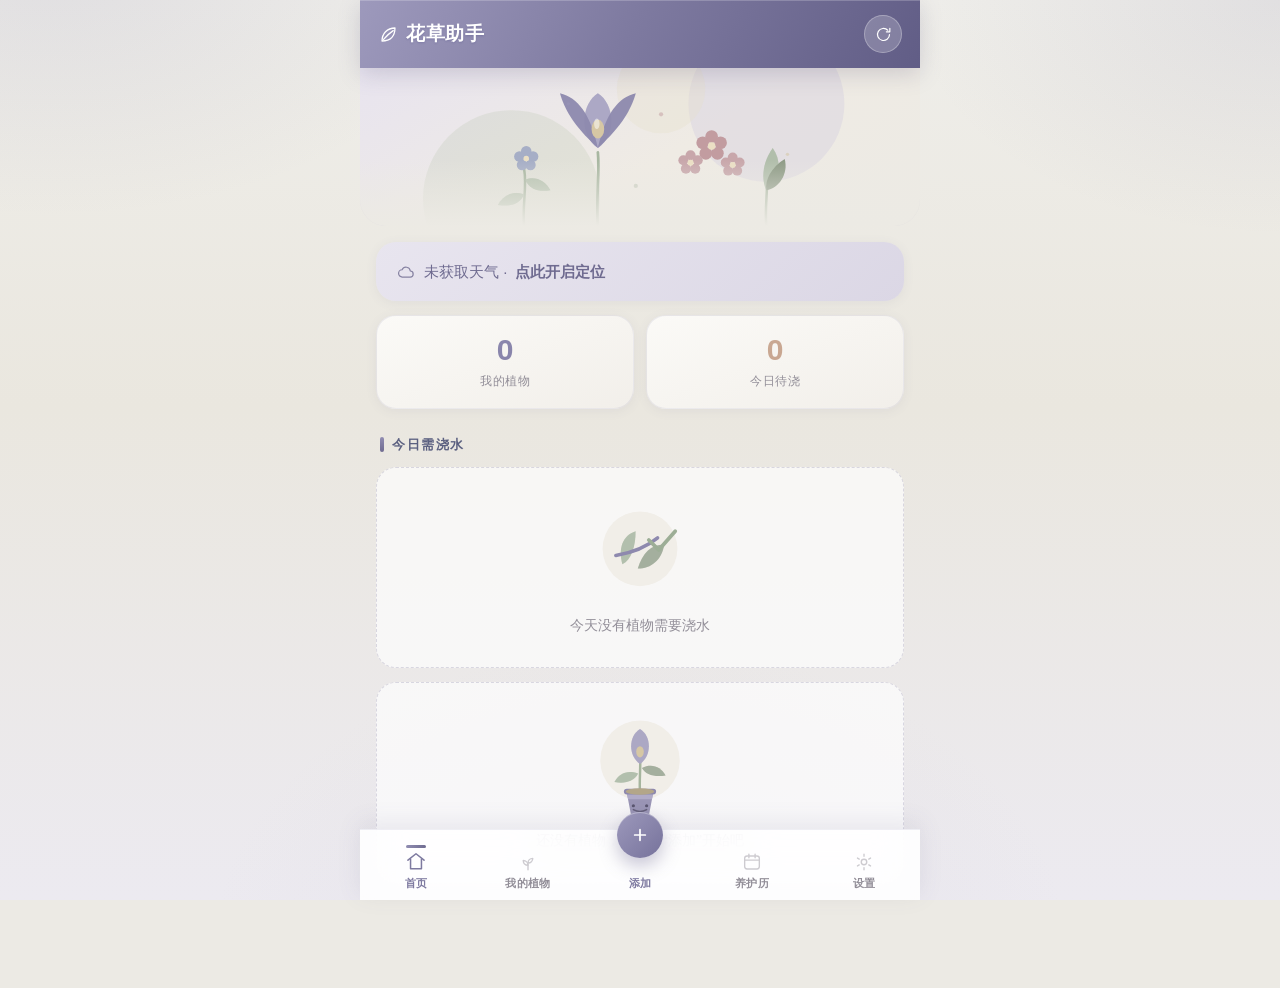
<file: index.html>
<!DOCTYPE html>
<html lang="zh-CN">
<head>
  <meta charset="UTF-8" />
  <meta name="viewport" content="width=device-width, initial-scale=1.0, viewport-fit=cover, maximum-scale=1.0, user-scalable=no" />
  <meta name="theme-color" content="#6a73e8" />
  <meta name="apple-mobile-web-app-capable" content="yes" />
  <meta name="apple-mobile-web-app-status-bar-style" content="black-translucent" />
  <meta name="apple-mobile-web-app-title" content="花草助手" />
  <link rel="manifest" href="manifest.webmanifest" />
  <link rel="apple-touch-icon" href="icon.svg" />
  <link rel="icon" href="icon.svg" type="image/svg+xml" />
  <link rel="stylesheet" href="css/styles.css" />
  <title>花草养护助手</title>
</head>
<body>
  <div id="app">
    <header class="app-bar">
      <div class="app-bar__title">
        <svg class="ic" viewBox="0 0 24 24" fill="none" stroke="currentColor" stroke-width="1.5" stroke-linecap="round" stroke-linejoin="round" aria-hidden="true"><path d="M4.6 19.4C4.6 11 10.4 4.6 19.4 4.6c0 9-5 14.8-14.8 14.8z"/><path d="M6.4 17.6C9.6 13.6 13 10.6 17.4 7.6"/></svg>
        花草助手
      </div>
      <button id="sync-btn" class="app-bar__action" title="刷新天气与提醒" aria-label="刷新天气与提醒">
        <svg class="ic" viewBox="0 0 24 24" fill="none" stroke="currentColor" stroke-width="1.5" stroke-linecap="round" stroke-linejoin="round" aria-hidden="true"><path d="M19.6 12a7.6 7.6 0 1 1-2.2-5.4"/><path d="M20 4.2v4.4h-4.4"/></svg>
      </button>
    </header>
    <main id="view" class="view"></main>
    <nav class="tabbar">
      <button class="tab" data-route="home"><i><svg class="ic" viewBox="0 0 24 24" fill="none" stroke="currentColor" stroke-width="1.5" stroke-linecap="round" stroke-linejoin="round" aria-hidden="true"><path d="M4 11.2L12 4.8l8 6.4"/><path d="M6.6 10v9.6h10.8V10"/></svg></i><span>首页</span></button>
      <button class="tab" data-route="plants"><i><svg class="ic" viewBox="0 0 24 24" fill="none" stroke="currentColor" stroke-width="1.5" stroke-linecap="round" stroke-linejoin="round" aria-hidden="true"><path d="M12 20.4v-6.2"/><path d="M12 15.6c-3 0-5.2-2.2-5.2-5.2 3 0 5.2 2.2 5.2 5.2z"/><path d="M12 13.2c3 0 5.2-2.2 5.2-5.2-3 0-5.2 2.2-5.2 5.2z"/></svg></i><span>我的植物</span></button>
      <button class="tab tab--add" data-route="add"><i><svg class="ic" viewBox="0 0 24 24" fill="none" stroke="currentColor" stroke-width="1.8" stroke-linecap="round" stroke-linejoin="round" aria-hidden="true"><path d="M12 6.2v11.6"/><path d="M6.2 12h11.6"/></svg></i><span>添加</span></button>
      <button class="tab" data-route="calendar"><i><svg class="ic" viewBox="0 0 24 24" fill="none" stroke="currentColor" stroke-width="1.5" stroke-linecap="round" stroke-linejoin="round" aria-hidden="true"><rect x="4" y="5.4" width="16" height="14.2" rx="2.6"/><path d="M4 10h16"/><path d="M8.6 3.4v4"/><path d="M15.4 3.4v4"/></svg></i><span>养护历</span></button>
      <button class="tab" data-route="settings"><i><svg class="ic" viewBox="0 0 24 24" fill="none" stroke="currentColor" stroke-width="1.5" stroke-linecap="round" stroke-linejoin="round" aria-hidden="true"><circle cx="12" cy="12" r="3"/><path d="M12 3.6v2.2M12 18.2v2.2M4.9 7.7l1.9 1.1M17.2 15.2l1.9 1.1M4.9 16.3l1.9-1.1M17.2 8.8l1.9-1.1"/></svg></i><span>设置</span></button>
    </nav>
  </div>
  <div id="toast" class="toast"></div>
  <script type="module" src="js/app.js"></script>
</body>
</html>
</file>
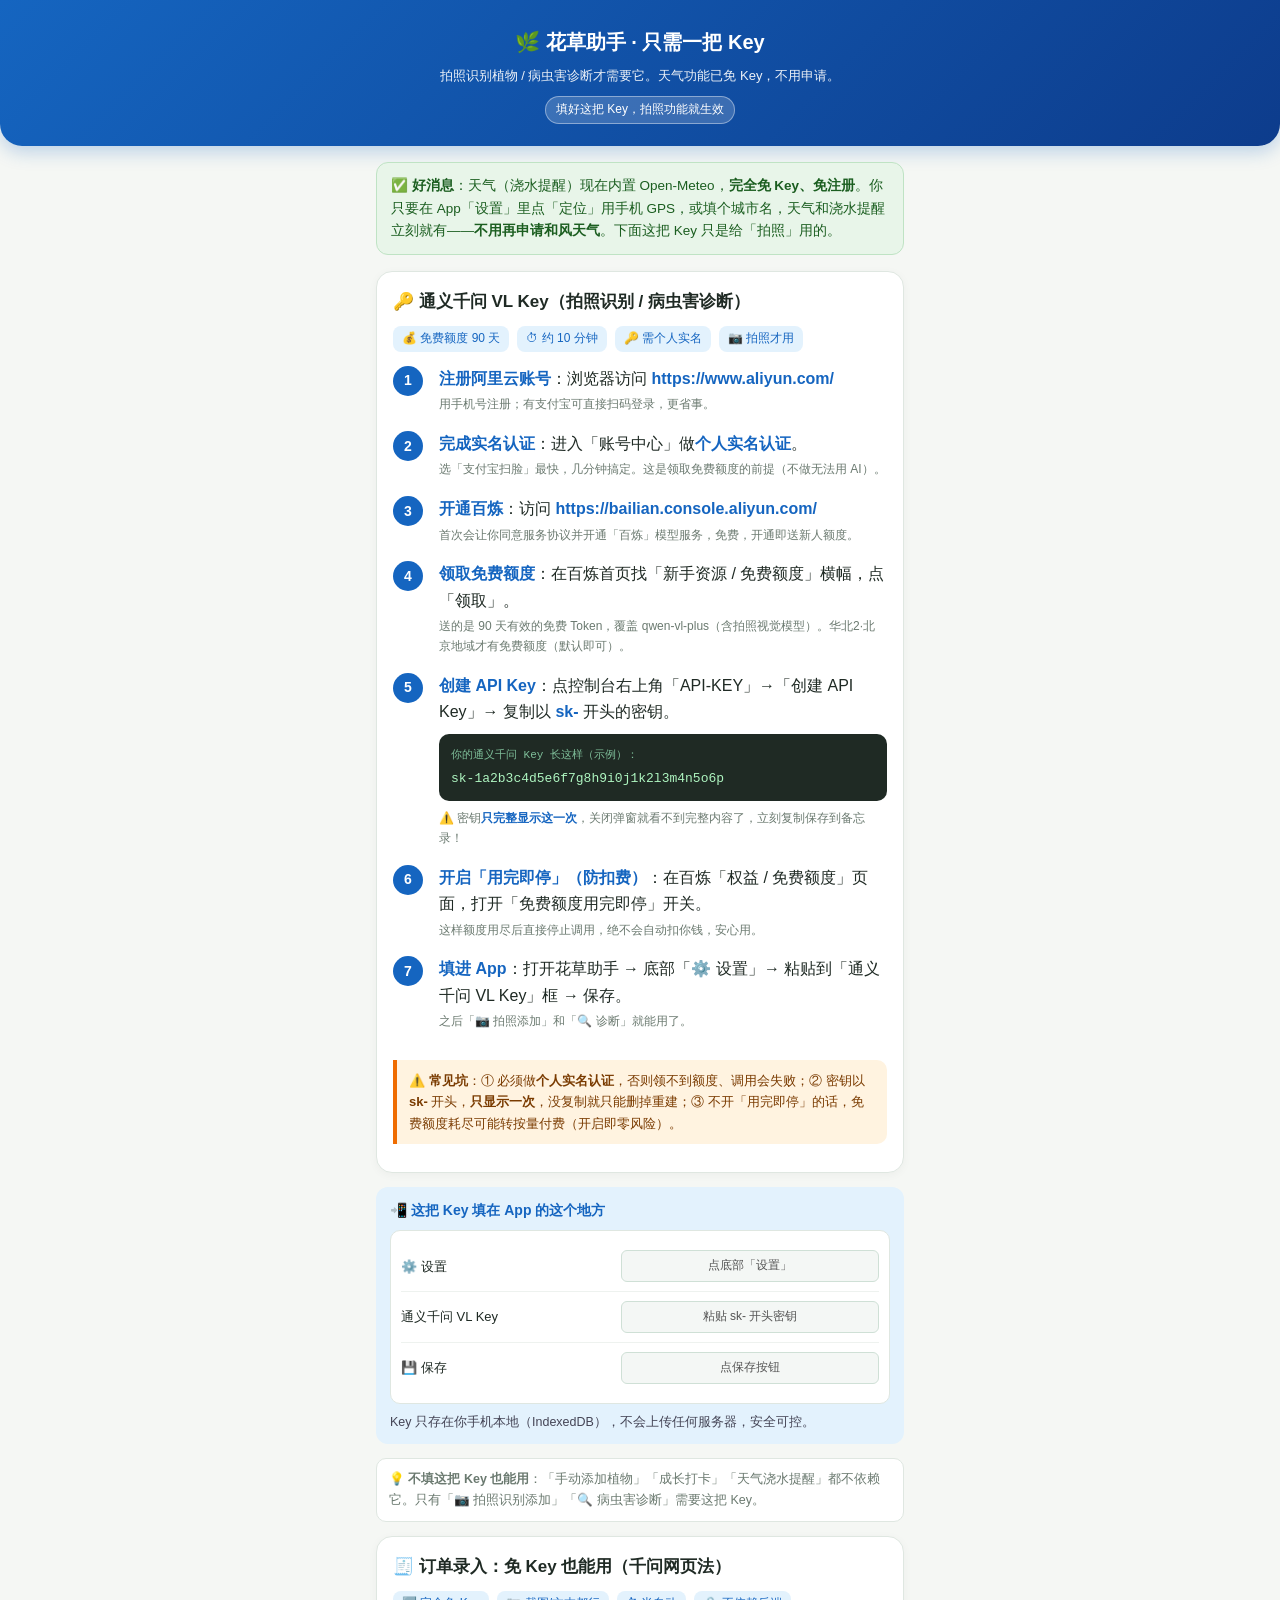
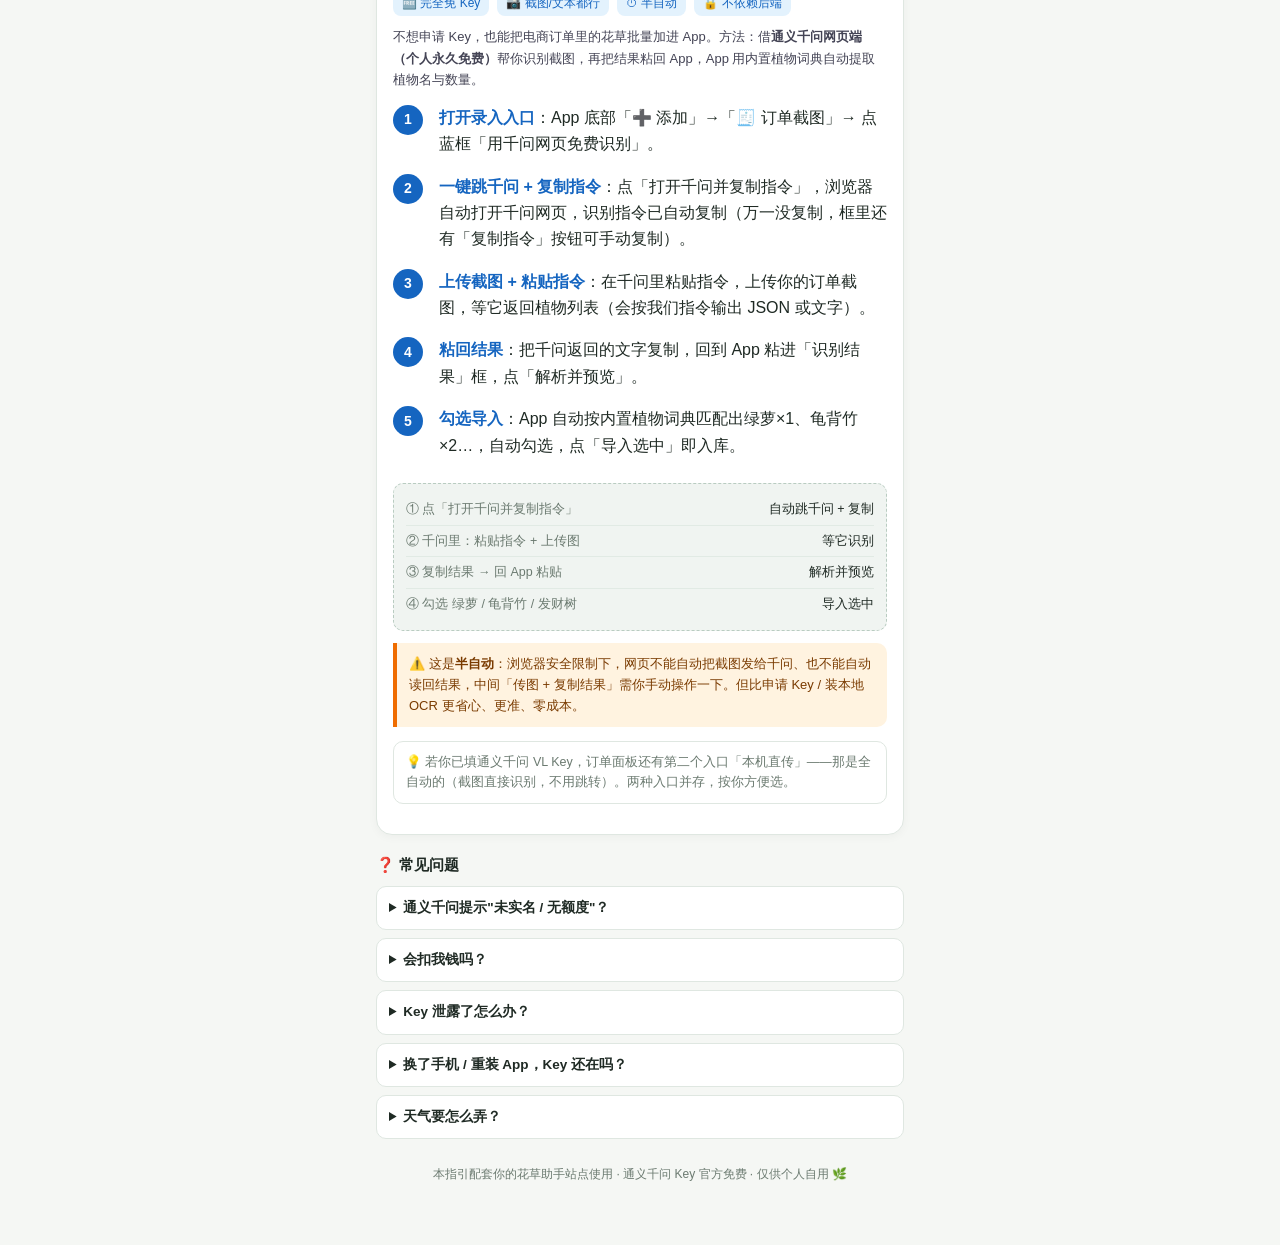
<file: key-guide.html>
<!DOCTYPE html>
<html lang="zh-CN">
<head>
<meta charset="UTF-8" />
<meta name="viewport" content="width=device-width, initial-scale=1.0, viewport-fit=cover" />
<title>花草助手 · 通义千问 Key 申请图文指引</title>
<style>
  :root{
    --green:#2e7d32; --green-l:#e8f5e9; --green-d:#1b5e20;
    --blue:#1565c0; --blue-l:#e3f2fd; --orange:#ef6c00; --orange-l:#fff3e0;
    --ink:#1f2a24; --muted:#6b7a70; --line:#dfe7e1; --bg:#f5f7f4;
  }
  *{box-sizing:border-box;-webkit-tap-highlight-color:transparent}
  body{margin:0;font-family:-apple-system,BlinkMacSystemFont,"PingFang SC","Microsoft YaHei",sans-serif;
    background:var(--bg);color:var(--ink);line-height:1.65;padding:0 0 60px}
  .wrap{max-width:560px;margin:0 auto;padding:0 16px}
  header{background:linear-gradient(135deg,var(--blue),#0d3c8c);color:#fff;
    padding:26px 16px 22px;text-align:center;border-radius:0 0 22px 22px;box-shadow:0 6px 18px rgba(21,101,192,.25)}
  header h1{margin:0 0 6px;font-size:20px}
  header p{margin:0;opacity:.92;font-size:13px}
  .badge{display:inline-block;background:rgba(255,255,255,.18);border:1px solid rgba(255,255,255,.4);
    padding:3px 10px;border-radius:20px;font-size:12px;margin-top:10px}
  .good{background:var(--green-l);border:1px solid #bfe3c4;border-radius:12px;padding:12px 14px;margin:16px 0;font-size:13.5px;color:var(--green-d)}
  .card{background:#fff;border:1px solid var(--line);border-radius:16px;padding:16px;margin:14px 0;
    box-shadow:0 2px 10px rgba(0,0,0,.04)}
  .card h2{margin:0 0 4px;font-size:17px}
  .meta{display:flex;flex-wrap:wrap;gap:8px;margin:10px 0 4px}
  .meta span{font-size:12px;background:var(--blue-l);color:var(--blue);padding:3px 9px;border-radius:8px}
  ol.steps{list-style:none;counter-reset:s;padding:0;margin:14px 0 0}
  ol.steps li{counter-increment:s;position:relative;padding:0 0 16px 46px;min-height:34px}
  ol.steps li::before{content:counter(s);position:absolute;left:0;top:0;width:30px;height:30px;
    background:var(--blue);color:#fff;border-radius:50%;display:flex;align-items:center;justify-content:center;
    font-weight:700;font-size:14px}
  ol.steps li b{color:var(--blue)}
  .go{color:var(--blue);font-weight:700;text-decoration:none;word-break:break-all}
  .mini{display:block;font-size:12px;color:var(--muted);margin-top:3px}
  .mock{background:#f0f4f1;border:1px dashed #b9ccc1;border-radius:10px;padding:10px 12px;margin:8px 0 0;font-size:12.5px}
  .mock .row{display:flex;justify-content:space-between;align-items:center;padding:5px 0;border-bottom:1px solid #e1eae4}
  .mock .row:last-child{border-bottom:none}
  .mock .k{color:var(--muted)}
  .pill{font-family:ui-monospace,Menlo,Consolas,monospace;background:#fff;border:1px solid #cfe0d6;
    border-radius:6px;padding:2px 8px;font-size:12px;color:#234}
  .keybox{background:#1f2a24;color:#aef5c0;font-family:ui-monospace,Menlo,Consolas,monospace;
    padding:12px;border-radius:10px;font-size:13px;word-break:break-all;margin:8px 0}
  .keybox .lbl{color:#7fbf9a;font-size:11px;display:block;margin-bottom:4px}
  .warn{background:var(--orange-l);border-left:4px solid var(--orange);border-radius:0 10px 10px 0;
    padding:10px 12px;margin:12px 0;font-size:13px;color:#7a3b00}
  .where{background:var(--blue-l);border-radius:12px;padding:12px 14px;margin:12px 0}
  .where h3{margin:0 0 8px;font-size:14px;color:var(--blue)}
  .where .shot{background:#fff;border:1px solid var(--line);border-radius:10px;padding:10px}
  .where .field{display:flex;justify-content:space-between;align-items:center;padding:9px 0;border-bottom:1px solid #eef2ef;font-size:13px}
  .where .field:last-child{border-bottom:none}
  .where .field .in{background:#f4f7f5;border:1px solid #cfe0d6;border-radius:6px;padding:5px 9px;width:54%;font-size:12px;color:#555;text-align:center}
  .faq h3{font-size:15px;margin:18px 0 8px}
  .faq details{background:#fff;border:1px solid var(--line);border-radius:10px;padding:10px 12px;margin:8px 0}
  .faq summary{font-weight:600;font-size:13.5px;cursor:pointer;outline:none}
  .faq p{font-size:13px;color:#445;margin:8px 0 0}
  footer{text-align:center;font-size:12px;color:var(--muted);margin-top:26px;padding:0 16px}
  .note{font-size:12.5px;color:var(--muted);background:#fff;border:1px solid var(--line);
    border-radius:10px;padding:10px 12px;margin:14px 0}
</style>
</head>
<body>
<header>
  <h1>🌿 花草助手 · 只需一把 Key</h1>
  <p>拍照识别植物 / 病虫害诊断才需要它。天气功能已免 Key，不用申请。</p>
  <span class="badge">填好这把 Key，拍照功能就生效</span>
</header>

<div class="wrap">
  <div class="good">✅ <b>好消息</b>：天气（浇水提醒）现在内置 Open-Meteo，<b>完全免 Key、免注册</b>。你只要在 App「设置」里点「定位」用手机 GPS，或填个城市名，天气和浇水提醒立刻就有——<b>不用再申请和风天气</b>。下面这把 Key 只是给「拍照」用的。</div>

  <div class="card">
    <h2>🔑 通义千问 VL Key（拍照识别 / 病虫害诊断）</h2>
    <div class="meta">
      <span>💰 免费额度 90 天</span><span>⏱ 约 10 分钟</span><span>🔑 需个人实名</span><span>📷 拍照才用</span>
    </div>

    <ol class="steps">
      <li><b>注册阿里云账号</b>：浏览器访问
        <a class="go" href="https://www.aliyun.com/" target="_blank">https://www.aliyun.com/</a>
        <span class="mini">用手机号注册；有支付宝可直接扫码登录，更省事。</span>
      </li>
      <li><b>完成实名认证</b>：进入「账号中心」做<b>个人实名认证</b>。
        <span class="mini">选「支付宝扫脸」最快，几分钟搞定。这是领取免费额度的前提（不做无法用 AI）。</span>
      </li>
      <li><b>开通百炼</b>：访问
        <a class="go" href="https://bailian.console.aliyun.com/" target="_blank">https://bailian.console.aliyun.com/</a>
        <span class="mini">首次会让你同意服务协议并开通「百炼」模型服务，免费，开通即送新人额度。</span>
      </li>
      <li><b>领取免费额度</b>：在百炼首页找「新手资源 / 免费额度」横幅，点「领取」。
        <span class="mini">送的是 90 天有效的免费 Token，覆盖 qwen-vl-plus（含拍照视觉模型）。华北2·北京地域才有免费额度（默认即可）。</span>
      </li>
      <li><b>创建 API Key</b>：点控制台右上角「API-KEY」→「创建 API Key」→ 复制以 <b>sk-</b> 开头的密钥。
        <div class="keybox"><span class="lbl">你的通义千问 Key 长这样（示例）：</span>sk-1a2b3c4d5e6f7g8h9i0j1k2l3m4n5o6p</div>
        <span class="mini">⚠️ 密钥<b>只完整显示这一次</b>，关闭弹窗就看不到完整内容了，立刻复制保存到备忘录！</span>
      </li>
      <li><b>开启「用完即停」（防扣费）</b>：在百炼「权益 / 免费额度」页面，打开「免费额度用完即停」开关。
        <span class="mini">这样额度用尽后直接停止调用，绝不会自动扣你钱，安心用。</span>
      </li>
      <li><b>填进 App</b>：打开花草助手 → 底部「⚙️ 设置」→ 粘贴到「通义千问 VL Key」框 → 保存。
        <span class="mini">之后「📷 拍照添加」和「🔍 诊断」就能用了。</span>
      </li>
    </ol>

    <div class="warn">⚠️ <b>常见坑</b>：① 必须做<strong>个人实名认证</strong>，否则领不到额度、调用会失败；② 密钥以 <b>sk-</b> 开头，<b>只显示一次</b>，没复制就只能删掉重建；③ 不开「用完即停」的话，免费额度耗尽可能转按量付费（开启即零风险）。</div>
  </div>

  <div class="where">
    <h3>📲 这把 Key 填在 App 的这个地方</h3>
    <div class="shot">
      <div class="field"><span>⚙️ 设置</span><span class="in">点底部「设置」</span></div>
      <div class="field"><span>通义千问 VL Key</span><span class="in">粘贴 sk- 开头密钥</span></div>
      <div class="field"><span>💾 保存</span><span class="in">点保存按钮</span></div>
    </div>
    <p style="font-size:12.5px;color:#445;margin:8px 0 0">Key 只存在你手机本地（IndexedDB），不会上传任何服务器，安全可控。</p>
  </div>

  <div class="note">💡 <b>不填这把 Key 也能用</b>：「手动添加植物」「成长打卡」「天气浇水提醒」都不依赖它。只有「📷 拍照识别添加」「🔍 病虫害诊断」需要这把 Key。</div>

  <div class="card">
    <h2>🧾 订单录入：免 Key 也能用（千问网页法）</h2>
    <div class="meta">
      <span>🆓 完全免 Key</span><span>📷 截图/文本都行</span><span>⏱ 半自动</span><span>🔒 不依赖后端</span>
    </div>
    <p style="font-size:13px;color:#445;margin:10px 0 0">不想申请 Key，也能把电商订单里的花草批量加进 App。方法：借<b>通义千问网页端（个人永久免费）</b>帮你识别截图，再把结果粘回 App，App 用内置植物词典自动提取植物名与数量。</p>
    <ol class="steps">
      <li><b>打开录入入口</b>：App 底部「➕ 添加」→「🧾 订单截图」→ 点蓝框「用千问网页免费识别」。</li>
      <li><b>一键跳千问 + 复制指令</b>：点「打开千问并复制指令」，浏览器自动打开千问网页，识别指令已自动复制（万一没复制，框里还有「复制指令」按钮可手动复制）。</li>
      <li><b>上传截图 + 粘贴指令</b>：在千问里粘贴指令，上传你的订单截图，等它返回植物列表（会按我们指令输出 JSON 或文字）。</li>
      <li><b>粘回结果</b>：把千问返回的文字复制，回到 App 粘进「识别结果」框，点「解析并预览」。</li>
      <li><b>勾选导入</b>：App 自动按内置植物词典匹配出绿萝×1、龟背竹×2…，自动勾选，点「导入选中」即入库。</li>
    </ol>
    <div class="mock">
      <div class="row"><span class="k">① 点「打开千问并复制指令」</span><span>自动跳千问 + 复制</span></div>
      <div class="row"><span class="k">② 千问里：粘贴指令 + 上传图</span><span>等它识别</span></div>
      <div class="row"><span class="k">③ 复制结果 → 回 App 粘贴</span><span>解析并预览</span></div>
      <div class="row"><span class="k">④ 勾选 绿萝 / 龟背竹 / 发财树</span><span>导入选中</span></div>
    </div>
    <div class="warn">⚠️ 这是<b>半自动</b>：浏览器安全限制下，网页不能自动把截图发给千问、也不能自动读回结果，中间「传图 + 复制结果」需你手动操作一下。但比申请 Key / 装本地 OCR 更省心、更准、零成本。</div>
    <div class="note">💡 若你已填通义千问 VL Key，订单面板还有第二个入口「本机直传」——那是全自动的（截图直接识别，不用跳转）。两种入口并存，按你方便选。</div>
  </div>

  <div class="faq">
    <h3>❓ 常见问题</h3>
    <details><summary>通义千问提示"未实名 / 无额度"？</summary><p>先完成阿里云个人实名认证，再去百炼首页领取免费额度（90天）。领取后稍等片刻再试。务必开启「用完即停」。</p></details>
    <details><summary>会扣我钱吗？</summary><p>不会。通义千问的免费额度 90 天内有效，且你已开启「用完即停」，额度耗尽即停止，零费用。拍照识别几个植物调用量极小。</p></details>
    <details><summary>Key 泄露了怎么办？</summary><p>百炼控制台删除旧 API Key，新建一个，然后回 App 设置更新即可。旧 Key 立即失效。</p></details>
    <details><summary>换了手机 / 重装 App，Key 还在吗？</summary><p>Key 存在本机浏览器里，换手机或清除站点数据会丢失，需要重新在「设置」里填一次。建议把 Key 存进手机备忘录备份。</p></details>
    <details><summary>天气要怎么弄？</summary><p>不用申请任何 Key。打开 App →「⚙️ 设置」→ 点「📍 定位」允许定位权限，或用首页的「📍 点此开启定位」。也可以手动填城市名（如"北京"）。天气与浇水提醒立即生效。</p></details>
  </div>

  <footer>本指引配套你的花草助手站点使用 · 通义千问 Key 官方免费 · 仅供个人自用 🌿</footer>
</div>
</body>
</html>
</file>
<file: css/styles.css>
/* ============================================================
   花草助手 · 莫兰迪蓝紫主题（高级灰调）
   主色：#7E7AA0（莫兰迪蓝紫） / 辅色：#918DB2（雾霭紫）
   中性底：暖灰米 greige，跳色统一降饱和带灰
   ============================================================ */
:root {
  /* 中性底：暖灰米（greige），比亮紫更高级、更克制 */
  --bg: #ECEAE4;
  --card: #F6F4EF;
  --text: #4C4956;
  --muted: #928E98;
  --line: #DCD8D0;
  /* 蓝紫主色（莫兰迪：低饱和、带灰） */
  --green: #7E7AA0;            /* 主品牌色（蓝紫） */
  --green-dark: #6F6B90;
  --green-light: #EDEBF2;
  --green-soft: #F2F0F6;
  --violet: #918DB2;
  --violet-deep: #6F6B90;
  --lavender: #C4BFD6;
  /* 跳色：莫兰迪灰调（陶土 / 鼠尾草 / 燕麦 / 灰粉），克制不喧宾夺主 */
  --accent-warm: #C29B86;      /* 待办 / 提醒 */
  --accent-warm-soft: #EFE7E0;
  --accent-mint: #A4B0A1;      /* 已完成 / 健康 */
  --accent-mint-soft: #E6EBE2;
  --accent-sun: #D0C09E;       /* 阳光 / 晴天 */
  --accent-rose: #C29CA0;      /* 收藏 */
  --warn: #BC8A72;
  --radius: 20px;
  --radius-sm: 14px;
  --shadow: 0 2px 12px rgba(92, 86, 124, 0.07);
  --shadow-lift: 0 14px 34px rgba(92, 86, 124, 0.13);
  --ring: 0 0 0 3px rgba(126, 122, 160, 0.16);
  --ease: cubic-bezier(0.22, 0.68, 0.35, 1);
  --font-sans: -apple-system, BlinkMacSystemFont, "PingFang SC", "Hiragino Sans GB", "Microsoft YaHei", "Segoe UI", sans-serif;
  --font-serif: "Songti SC", "STSong", "Noto Serif SC", "Source Han Serif SC", "SimSun", serif;
  --grad-main: linear-gradient(135deg, #9D99BC 0%, #76729B 100%);
  --grad-violet: linear-gradient(135deg, #B0ABD0 0%, #8E89AE 100%);
  --grad-soft: linear-gradient(140deg, #E8E5EF 0%, #DBD7E5 100%);
}

* { box-sizing: border-box; -webkit-tap-highlight-color: transparent; }
html, body { margin: 0; padding: 0; }
body {
  font-family: var(--font-sans);
  color: var(--text);
  font-size: 15px;
  line-height: 1.55;
  padding-bottom: 74px; /* 给 tabbar 留位 */
  background-color: #ECEAE4;
  /* 莫兰迪光晕：极淡的雾霭紫，落在暖灰米底上，安静不抢戏 */
  background-image:
    radial-gradient(720px 420px at 4% -4%, rgba(145, 141, 178, 0.16), transparent 60%),
    radial-gradient(600px 380px at 100% 0%, rgba(124, 120, 160, 0.12), transparent 62%),
    radial-gradient(720px 520px at 50% 106%, rgba(196, 191, 214, 0.14), transparent 60%),
    linear-gradient(180deg, #EFEEEA 0%, #EAE7DF 45%, #ECEAF0 100%);
  background-repeat: no-repeat;
  background-attachment: fixed;
}

#app { max-width: 560px; margin: 0 auto; min-height: 100vh; position: relative; }

/* ---------------- 字体：标题宋体 / 正文苹方 ---------------- */
.app-bar__title,
.plant-card__name,
.plant-row__name,
.week-card__head b,
.card h3, .card h4,
.modal h3,
.section,
.empty { font-family: var(--font-serif); }
/* 数字与数据一律用无衬线，保证辨识度 */
.stat b, .weather__main b, .kv b, .badge, .tag { font-family: var(--font-sans); }

/* ---------------- 图标（细线描，颜色继承 currentColor） ---------------- */
.ic { display: block; width: 22px; height: 22px; flex: 0 0 auto; }
.app-bar__title { display: flex; align-items: center; gap: 7px; }
.app-bar__title .ic { width: 21px; height: 21px; }
.app-bar__action { display: flex; align-items: center; justify-content: center; }
.app-bar__action .ic { width: 19px; height: 19px; }
.plant-avatar .ic { width: 24px; height: 24px; color: var(--green-dark); }
.plant-avatar--lg .ic { width: 32px; height: 32px; }
.tab .ic { width: 22px; height: 22px; }
.tab--add .ic { width: 22px; height: 22px; stroke-width: 1.9; }
.btn .ic { display: inline-block; width: 17px; height: 17px; vertical-align: -3px; margin-right: 5px; }
.care-ico .ic { width: 18px; height: 18px; color: var(--green-dark); }
.weather__ico { position: absolute; right: 18px; top: 50%; transform: translateY(-50%); color: #fff; opacity: .95; }
.weather__ico .ic { width: 34px; height: 34px; }
.weather--empty { display: flex; align-items: center; gap: 8px; }
.weather--empty .ic { width: 20px; height: 20px; opacity: .8; }
.tl__type { display: flex; align-items: center; gap: 5px; }
.tl__type .ic { width: 16px; height: 16px; }
.card h4 .ic { display: inline-block; width: 17px; height: 17px; vertical-align: -3px; margin-right: 5px; }

/* ---------------- 手绘插画 ---------------- */
.art { display: block; width: 132px; height: 106px; margin: 0 auto 10px; }

/* 行内图标（与文字混排时） */
.week-item .ic, .plant-note .ic, .chip .ic, .upload .ic {
  display: inline-block; width: 15px; height: 15px;
  vertical-align: -2px; margin-right: 5px; color: var(--green);
}
.chip.active .ic { color: #fff; }
.upload .ic { width: 18px; height: 18px; vertical-align: -3px; }

/* ---------------- 顶栏 ---------------- */
.app-bar {
  position: sticky; top: 0; z-index: 20;
  display: flex; align-items: center; justify-content: space-between;
  padding: 15px 18px; padding-top: max(15px, env(safe-area-inset-top));
  background: linear-gradient(118deg, #9D99BC 0%, #7E7AA0 48%, #615D86 100%);
  color: #fff;
  box-shadow: 0 6px 22px rgba(92, 86, 124, 0.22), inset 0 1px 0 rgba(255, 255, 255, 0.20);
  position: sticky;
}
.app-bar__title { font-weight: 800; font-size: 19px; letter-spacing: 0.6px; text-shadow: 0 1px 2px rgba(40, 40, 110, 0.18); }
.app-bar__action {
  border: none; color: #fff;
  width: 38px; height: 38px; border-radius: 50%; font-size: 18px; cursor: pointer;
  background: rgba(255, 255, 255, 0.20);
  box-shadow: inset 0 0 0 1px rgba(255, 255, 255, 0.28);
  transition: background .2s, transform .2s;
}
.app-bar__action:active { background: rgba(255, 255, 255, 0.38); transform: scale(0.93); }

.view { padding: 16px; position: relative; z-index: 1; }

/* ---------------- 首页顶部 hero 带（水彩柔彩花卉·米色留白） ---------------- */
.hero {
  position: relative;
  height: 158px;
  margin: -16px -16px 16px;
  border-radius: 0 0 26px 26px;
  overflow: hidden;
  background: linear-gradient(150deg, #E8E4EF 0%, #EFEBE4 55%, #ECEAE4 100%);
  box-shadow: inset 0 -1px 0 rgba(126,122,160,0.10);
  animation: heroIn .5s var(--ease) both;
}
.hero__art { display: block; width: 100%; height: 100%; }
.hero::after {                        /* 底部融入页面 */
  content: "";
  position: absolute; left: 0; right: 0; bottom: 0; height: 42%;
  background: linear-gradient(to bottom, rgba(236,234,228,0) 0%, #ECEAE4 100%);
  pointer-events: none;
}
@keyframes heroIn {
  from { opacity: 0; transform: translateY(-8px); }
  to   { opacity: 1; transform: translateY(0); }
}

/* ---------------- 卡片 ---------------- */
.card {
  position: relative;
  background: var(--card);
  border: 1px solid rgba(126, 122, 160, 0.10);
  border-radius: var(--radius);
  padding: 16px 18px;
  margin-bottom: 14px;
  box-shadow: var(--shadow);
  animation: cardIn .38s var(--ease) both;
  transition: transform .2s var(--ease), box-shadow .2s var(--ease);
}
@keyframes cardIn {
  from { opacity: 0; transform: translateY(10px); }
  to   { opacity: 1; transform: none; }
}
.card h3, .card h4 { margin: 0 0 10px; }
.section {
  margin: 26px 4px 12px; font-size: 13px; color: #5b6080; font-weight: 800;
  letter-spacing: 1.5px; display: flex; align-items: center; gap: 8px;
}
.section::before {
  content: ""; width: 4px; height: 15px; border-radius: 4px;
  background: linear-gradient(180deg, var(--violet), var(--violet-deep));
  display: inline-block;
}

/* ---------------- 天气卡（渐变主角） ---------------- */
.weather {
  position: relative; overflow: hidden;
  background: linear-gradient(135deg, #8E89AE 0%, #75719A 45%, #615D86 100%);
  color: #fff; border: none;
  padding: 18px 20px;
  box-shadow: 0 10px 26px rgba(92, 86, 124, 0.20), inset 0 1px 0 rgba(255, 255, 255, 0.22);
}
.weather::before {
  content: ""; position: absolute; right: -40px; top: -70px; width: 190px; height: 190px;
  border-radius: 50%; background: rgba(255, 255, 255, 0.16);
}
.weather::after {
  content: ""; position: absolute; left: -34px; bottom: -78px; width: 150px; height: 150px;
  border-radius: 50%; background: rgba(255, 255, 255, 0.10);
}
.weather__main { position: relative; font-size: 15px; letter-spacing: .3px; }
.weather__main b { font-size: 34px; font-weight: 800; margin-left: 4px; letter-spacing: -0.5px; }
.weather__sub { position: relative; opacity: 0.92; font-size: 13px; margin-top: 4px; }
.weather--empty { background: var(--grad-soft); color: var(--green-dark); box-shadow: var(--shadow); }
.weather--empty::before, .weather--empty::after { display: none; }
.weather--empty a { color: var(--green-dark); font-weight: 700; }

/* ---------------- 统计 ---------------- */
.stats { display: flex; gap: 12px; margin-bottom: 4px; }
.stat {
  flex: 1; text-align: center; padding: 16px 12px;
  background: linear-gradient(160deg, #FBFAF7 0%, #F2EFEA 100%);
  border: 1px solid rgba(126, 122, 160, 0.12);
  border-radius: var(--radius);
  box-shadow: var(--shadow);
  animation: cardIn .38s var(--ease) both;
}
.stat b {
  display: block; font-size: 30px; font-weight: 800; line-height: 1.2;
  background: var(--grad-main);
  -webkit-background-clip: text; background-clip: text; color: transparent;
}
.stat--warn b {
  background: linear-gradient(135deg, #D0B49E, #C29B86);
  -webkit-background-clip: text; background-clip: text; color: transparent;
}
.stat span { font-size: 12px; color: var(--muted); letter-spacing: .5px; }

/* ---------------- 植物图标头像 ---------------- */
.plant-avatar {
  flex: 0 0 auto; width: 46px; height: 46px; border-radius: 50%;
  background: var(--grad-soft);
  display: flex; align-items: center; justify-content: center;
  font-size: 24px; line-height: 1;
  box-shadow: inset 0 0 0 1px rgba(255, 255, 255, 0.9), 0 3px 10px rgba(126, 122, 160, 0.16);
}
.plant-avatar--lg { width: 64px; height: 64px; font-size: 34px; }

/* ---------------- 植物行 / 卡片 ---------------- */
.plant-row { display: flex; align-items: center; justify-content: space-between; gap: 12px; }
.plant-row__top { display: flex; align-items: center; gap: 12px; min-width: 0; flex: 1; }
.plant-row__text { flex: 1; min-width: 0; }
.plant-row__name { font-weight: 700; font-size: 15px; }
.plant-row__meta { font-size: 12px; color: var(--muted); margin-top: 3px; }

.plant-card { cursor: pointer; }
.plant-card__top { display: flex; align-items: center; gap: 12px; }
.plant-card__body { flex: 1; min-width: 0; }
.plant-card__name { font-weight: 800; font-size: 16px; }
.plant-card__meta { font-size: 13px; color: var(--muted); margin-top: 4px; }
.plant-card:active { transform: scale(0.985); }
@media (hover: hover) {
  .plant-card:hover, .plant-row:hover { box-shadow: var(--shadow-lift); transform: translateY(-2px); }
}

.plant-hero {
  display: flex; align-items: center; gap: 14px;
  background: linear-gradient(160deg, #FBFAF7 0%, #F2EFEA 100%);
}
.plant-hero__body { flex: 1; min-width: 0; }

.badge {
  color: #fff; font-size: 11px; padding: 3px 10px; border-radius: 999px;
  font-weight: 700; letter-spacing: .3px;
  box-shadow: 0 2px 6px rgba(0, 0, 0, 0.10);
}

.kv {
  display: flex; justify-content: space-between; gap: 12px;
  padding: 8px 0; border-bottom: 1px solid rgba(126, 122, 160, 0.10); font-size: 14px;
}
.kv:last-of-type { border-bottom: none; }
.kv span { color: var(--muted); }
.kv b { text-align: right; }
.warn { color: var(--warn); font-weight: 700; }

.reasons { margin-top: 12px; display: flex; flex-wrap: wrap; gap: 6px; }
.tag {
  background: rgba(126, 122, 160, 0.09); color: var(--green-dark);
  font-size: 11px; padding: 4px 10px; border-radius: 999px; font-weight: 600;
}

.care { margin: 6px 0 0; }
.tip {
  background: linear-gradient(135deg, #EFE8D8, #E6DCC4); color: #7A6A4E;
  padding: 10px 12px; border-radius: var(--radius-sm); font-size: 13px; margin: 10px 0 0;
  border: 1px solid rgba(180, 160, 120, 0.22);
}

/* ---------------- 实时养护建议 ---------------- */
.care-card {
  background: linear-gradient(165deg, #FAF8F4 0%, #F1EEE8 100%);
  border-color: rgba(126, 122, 160, 0.16);
}
.care-card .care-head { margin: 2px 0 12px; color: var(--green-dark); font-weight: 700; font-size: 14px; }
.care-item {
  display: flex; gap: 12px; align-items: flex-start;
  padding: 11px 0; border-top: 1px solid rgba(126, 122, 160, 0.10);
}
.care-item:first-of-type { border-top: none; }
.care-ico {
  flex: 0 0 auto; width: 32px; height: 32px; border-radius: 11px;
  background: var(--grad-soft);
  display: flex; align-items: center; justify-content: center;
  font-size: 17px; line-height: 1;
  box-shadow: inset 0 0 0 1px rgba(255, 255, 255, 0.85);
}
.care-body { flex: 1; }
.care-body b { font-size: 13px; color: var(--green-dark); font-weight: 700; }
.care-body p { margin: 2px 0 0; font-size: 13px; color: #4a4c66; line-height: 1.55; }

/* ---------------- 按钮 ---------------- */
.btn {
  border: none; border-radius: var(--radius-sm); padding: 11px 16px;
  font-size: 14px; font-weight: 700; cursor: pointer; letter-spacing: .3px;
  transition: transform .08s var(--ease), box-shadow .2s var(--ease), opacity .2s;
}
.btn:active { transform: scale(0.96); }
.btn--primary { background: var(--grad-main); color: #fff; box-shadow: 0 6px 16px rgba(110, 104, 144, 0.28); }
.btn--accent  { background: var(--grad-violet); color: #fff; box-shadow: 0 6px 16px rgba(126, 122, 160, 0.28); }
.btn--warn    { background: linear-gradient(135deg, #C99A82, #B07E68); color: #fff; box-shadow: 0 6px 16px rgba(150, 110, 90, 0.22); }
.btn--ghost   {
  background: #fff; color: var(--green-dark);
  border: 1px solid rgba(126, 122, 160, 0.22);
  box-shadow: 0 2px 8px rgba(92, 86, 124, 0.06);
}
.detail-actions { display: flex; gap: 10px; margin: 14px 0; }
.detail-actions .btn { flex: 1; }
.detail-head { display: flex; justify-content: space-between; gap: 8px; margin-bottom: 12px; }
.detail-head .btn { flex: 1; padding: 9px 8px; font-size: 13px; border-radius: 999px; }

/* ---------------- 添加页 ---------------- */
.add-tabs { display: flex; gap: 8px; margin-bottom: 14px; }
.chip {
  flex: 1; border: 1px solid rgba(126, 122, 160, 0.18); background: #fff;
  border-radius: 999px; padding: 10px; font-size: 13px; cursor: pointer;
  color: var(--muted); font-weight: 600; box-shadow: var(--shadow);
  transition: all .2s var(--ease);
}
.chip.active {
  background: var(--grad-main); color: #fff; border-color: transparent;
  box-shadow: 0 6px 16px rgba(110, 104, 144, 0.26);
}
.hint { color: var(--muted); font-size: 13px; margin: 0 0 12px; }
.upload {
  display: block; text-align: center;
  border: 2px dashed rgba(126, 122, 160, 0.40);
  border-radius: var(--radius); padding: 30px;
  color: var(--green-dark); cursor: pointer;
  background: linear-gradient(160deg, #F4F2EC 0%, #ECE9E2 100%);
  transition: all .2s var(--ease);
}
.upload:active { transform: scale(0.985); background: #E4E1D9; }
.upload span { font-size: 15px; font-weight: 700; }
#photo-result, #order-result { margin-top: 12px; }
.card.ok  { background: linear-gradient(160deg, #EBEFE7, #E1E8DE); color: #5E6B5A; border-color: rgba(120, 130, 110, .18); }
.card.err { background: linear-gradient(160deg, #F6ECEC, #EFDDDD); color: #A8605F; border-color: rgba(170, 110, 108, .20); }
.card.diag{ background: linear-gradient(160deg, #F4EEE0, #EBE0C8); color: #7A6A4E; border-color: rgba(180, 160, 120, .22); }
.order-row { display: flex; align-items: center; gap: 8px; padding: 8px 0; border-bottom: 1px dashed var(--line); }
.order-row small { color: var(--muted); }
.route-card {
  background: #fff; border: 1px solid rgba(126, 122, 160, 0.12);
  border-radius: var(--radius); padding: 16px 18px; margin-bottom: 14px; box-shadow: var(--shadow);
}
.route-card > b { display: block; margin-bottom: 6px; color: var(--green-dark); }
.route-card .hint { margin-bottom: 10px; }
.route-card .btn { margin-bottom: 4px; }
.steps { margin: 10px 0; padding-left: 20px; color: var(--muted); font-size: 13px; }
.steps li { margin: 4px 0; }
#qwen-order-box { margin-top: 10px; border-top: 1px dashed var(--line); padding-top: 10px; }
#qwen-order-box textarea {
  width: 100%; margin: 4px 0 8px; padding: 10px;
  border: 1px solid rgba(126, 122, 160, 0.20); border-radius: var(--radius-sm);
  font-size: 13px; color: var(--text); background: #fbfbff; line-height: 1.5;
}

form label { display: block; font-size: 13px; color: var(--muted); margin-bottom: 12px; }
form input, form select {
  width: 100%; margin-top: 4px; padding: 11px 12px;
  border: 1px solid rgba(126, 122, 160, 0.20); border-radius: var(--radius-sm);
  font-size: 16px; color: var(--text); background: #fff;
  transition: border-color .2s, box-shadow .2s;
}
form input:focus, form select:focus { outline: none; border-color: var(--green); box-shadow: var(--ring); }
.row { display: flex; gap: 8px; margin-bottom: 10px; }
.row input { flex: 1; }
.search input {
  width: 100%; padding: 12px 16px;
  border: 1px solid rgba(126, 122, 160, 0.18); border-radius: 999px;
  margin-bottom: 14px; font-size: 16px; background: #fff;
  box-shadow: var(--shadow);
  transition: border-color .2s, box-shadow .2s;
}
.search input:focus { outline: none; border-color: var(--green); box-shadow: var(--ring); }

/* ---------------- 养护历 ---------------- */
.month-card {
  background: linear-gradient(135deg, #E6E3ED 0%, #DAD6E4 100%);
  border: none; box-shadow: 0 6px 20px rgba(92, 86, 124, 0.14);
}
.tasks { margin: 6px 0 0; padding-left: 18px; }
.tasks li { margin: 4px 0; }

/* ---------------- 时间线 ---------------- */
.card.tl { padding-left: 20px; overflow: hidden; }
.card.tl::before {
  content: ""; position: absolute; left: 0; top: 16px; bottom: 16px; width: 3px;
  border-radius: 3px; background: linear-gradient(180deg, var(--violet), var(--violet-deep));
  opacity: .85;
}
.tl__head { display: flex; justify-content: space-between; font-size: 13px; }
.tl__type { font-weight: 700; color: var(--green-dark); }
.tl__date { color: var(--muted); }
.tl__text { margin-top: 6px; }
.tl__photo { width: 100%; border-radius: var(--radius-sm); margin-top: 8px; max-height: 320px; object-fit: cover; }

/* ---------------- 空状态 ---------------- */
.empty {
  text-align: center; color: var(--muted); padding: 30px 14px; font-size: 14px;
  background: rgba(255, 255, 255, 0.66);
  border: 1px dashed rgba(126, 122, 160, 0.26);
  border-radius: var(--radius); margin: 8px 0 14px;
  line-height: 1.7;
}

/* ---------------- Tabbar ---------------- */
.tabbar {
  position: fixed; bottom: 0; left: 0; right: 0; z-index: 30;
  display: flex; align-items: flex-end;
  background: rgba(255, 255, 255, 0.88);
  backdrop-filter: blur(18px) saturate(180%);
  -webkit-backdrop-filter: blur(18px) saturate(180%);
  border-top: 1px solid rgba(126, 122, 160, 0.12);
  box-shadow: 0 -6px 24px rgba(92, 86, 124, 0.10);
  padding-bottom: env(safe-area-inset-bottom);
  max-width: 560px; margin: 0 auto;
}
.tab {
  position: relative; flex: 1; border: none; background: none;
  padding: 8px 0 9px; font-size: 11px; color: var(--muted); cursor: pointer;
  display: flex; flex-direction: column; align-items: center; gap: 3px;
  transition: color .2s var(--ease);
}
.tab i {
  font-style: normal; font-size: 19px; line-height: 1.1;
  opacity: .45; transition: all .22s var(--ease);
}
.tab span { font-size: 11px; font-weight: 600; letter-spacing: .3px; }
.tab.active { color: var(--green); font-weight: 800; }
.tab.active i { opacity: 1; transform: translateY(-1px) scale(1.10); }
.tab.active::before {
  content: ""; position: absolute; top: 2px; left: 50%; transform: translateX(-50%);
  width: 20px; height: 3px; border-radius: 3px;
  background: linear-gradient(90deg, var(--violet), var(--violet-deep));
}
/* 中间凸起的「添加」按钮 */
.tab--add { padding-top: 0; }
.tab--add i {
  display: flex; align-items: center; justify-content: center;
  width: 46px; height: 46px; border-radius: 50%;
  background: var(--grad-main); color: #fff;
  font-size: 22px; opacity: 1; margin-top: -18px;
  box-shadow: 0 8px 18px rgba(110, 104, 144, 0.38), inset 0 1px 0 rgba(255, 255, 255, 0.32);
}
.tab--add span { margin-top: 15px; color: var(--green); font-weight: 700; }
.tab--add:active i { transform: scale(0.93); }

/* ---------------- Toast ---------------- */
.toast {
  position: fixed; left: 50%; bottom: 92px; transform: translateX(-50%) translateY(20px);
  background: rgba(45, 48, 88, 0.92); backdrop-filter: blur(8px);
  -webkit-backdrop-filter: blur(8px);
  color: #fff; padding: 11px 20px; border-radius: 999px;
  font-size: 14px; font-weight: 600;
  box-shadow: 0 12px 30px rgba(30, 34, 70, 0.28);
  opacity: 0; pointer-events: none; transition: all .28s var(--ease); z-index: 50; max-width: 80%;
}
.toast.show { opacity: 1; transform: translateX(-50%) translateY(0); }

/* ---------------- Loading 遮罩 ---------------- */
.overlay {
  position: fixed; inset: 0; z-index: 60;
  background: rgba(244, 245, 252, 0.80);
  backdrop-filter: blur(6px); -webkit-backdrop-filter: blur(6px);
  display: flex; flex-direction: column; align-items: center; justify-content: center; gap: 14px;
}
.overlay p { color: var(--green-dark); font-weight: 700; }
.spinner {
  width: 40px; height: 40px; border: 4px solid rgba(126, 122, 160, 0.18);
  border-top-color: var(--green); border-radius: 50%;
  animation: spin .8s linear infinite;
}
@keyframes spin { to { transform: rotate(360deg); } }

/* ---------------- 弹窗 ---------------- */
.overlay.dim { background: rgba(30, 32, 70, 0.42); }
.modal {
  background: linear-gradient(180deg, #FCFBF8 0%, #F4F2EC 100%);
  border-radius: 24px; padding: 22px; width: min(92vw, 340px);
  box-shadow: 0 24px 60px rgba(60, 66, 140, 0.28);
  display: flex; flex-direction: column; gap: 10px; text-align: center;
  animation: modalIn .26s var(--ease) both;
}
@keyframes modalIn {
  from { opacity: 0; transform: translateY(14px) scale(0.97); }
  to   { opacity: 1; transform: none; }
}
.modal h3 { margin: 0; color: var(--green-dark); font-size: 18px; font-weight: 800; }
.modal .hint { margin: 0; }
.modal textarea {
  width: 100%; box-sizing: border-box;
  border: 1px solid rgba(126, 122, 160, 0.20); border-radius: var(--radius-sm);
  padding: 10px; font: inherit; min-height: 64px; resize: vertical; text-align: left;
  background: #fbfbff;
}
.modal textarea:focus { outline: none; border-color: var(--green); box-shadow: var(--ring); }
.modal .btn { width: 100%; }
.modal .prev { display: flex; flex-direction: column; gap: 8px; align-items: center; }
.m-label { display: block; text-align: left; font-size: 13px; color: var(--green-dark); margin: 2px 0; font-weight: 700; }
.m-label input, .m-label select {
  width: 100%; box-sizing: border-box; margin-top: 4px; padding: 10px 11px;
  border: 1px solid rgba(126, 122, 160, 0.20); border-radius: var(--radius-sm);
  font: inherit; font-size: 16px; font-weight: 400; color: #333; background: #fff;
}
.m-label input:focus, .m-label select:focus { outline: none; border-color: var(--green); box-shadow: var(--ring); }
.plant-note { font-size: 12px; color: var(--green); margin-top: 4px; font-weight: 600; }
.modal .thumb { width: 100%; max-height: 170px; object-fit: cover; border-radius: var(--radius-sm); border: 1px solid var(--line); }

details.month-item summary { cursor: pointer; font-weight: 700; list-style: none; }
details.month-item summary::-webkit-details-marker { display: none; }
details.month-item summary::before { content: "▸ "; color: var(--green); }
details[open].month-item summary::before { content: "▾ "; }

/* ---------------- 本周待办 ---------------- */
.week-card {
  background: linear-gradient(160deg, #ffffff 0%, #f6f7ff 100%);
  border-color: rgba(126, 122, 160, 0.14);
  padding-left: 20px; overflow: hidden;
}
.week-card::before {
  content: ""; position: absolute; left: 0; top: 16px; bottom: 16px; width: 3px;
  border-radius: 3px; background: linear-gradient(180deg, var(--lavender), var(--violet-deep));
}
.week-card__head { display: flex; align-items: center; gap: 10px; margin-bottom: 10px; }
.week-card__head b { font-size: 15px; color: var(--text); font-weight: 800; }
.week-item { font-size: 13px; color: var(--muted); line-height: 1.6; margin: 4px 0; }
.week-item b { color: var(--green-dark); }

/* ---------------- 无障碍：减少动效 ---------------- */
@media (prefers-reduced-motion: reduce) {
  .card, .stat, .modal { animation: none !important; }
  * { transition-duration: .01ms !important; }
}
</file>
